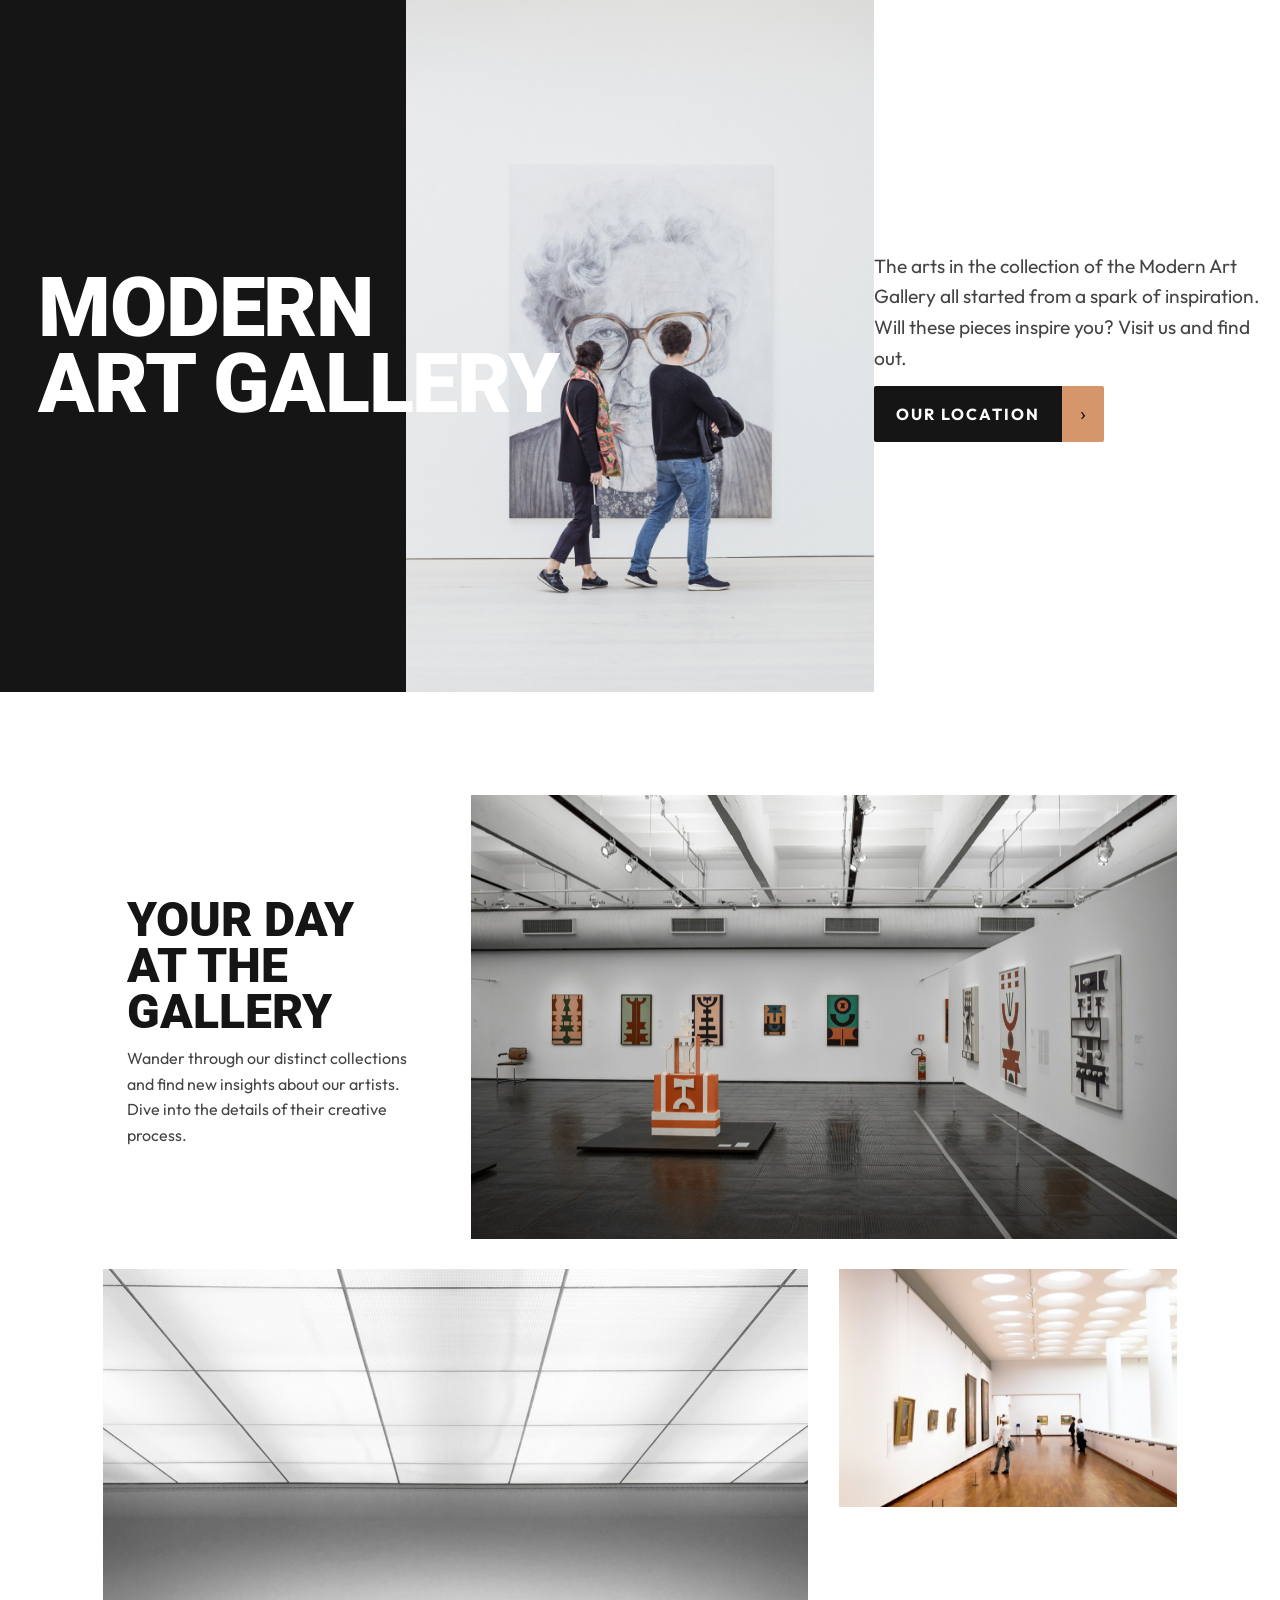
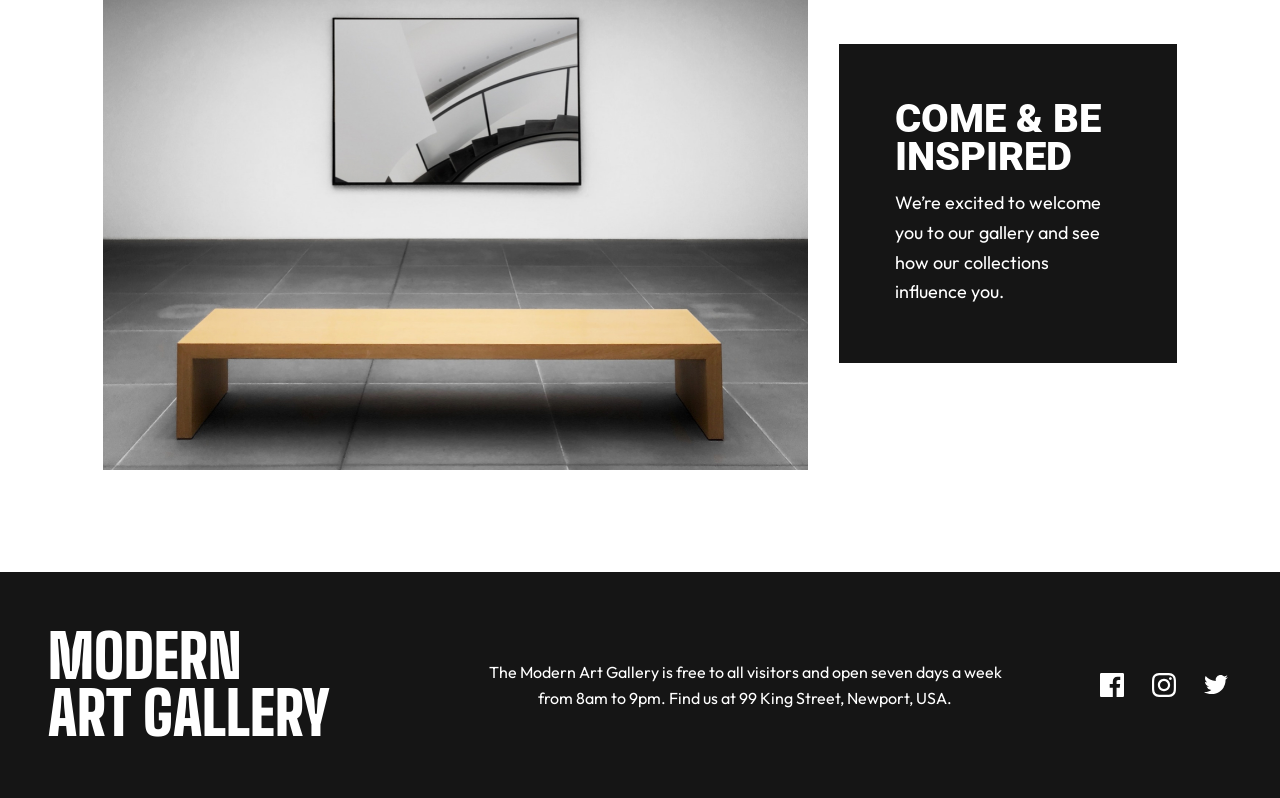
<file: index.html>
<!doctype html>
<html lang="es">
  <head>
    <meta charset="UTF-8" />
    <meta name="viewport" content="width=device-width, initial-scale=1.0" />
    <title>Modern Art Gallery</title>

    <link rel="stylesheet" href="css/style.css" />

    <link rel="preconnect" href="https://fonts.googleapis.com">
    <link rel="preconnect" href="https://fonts.gstatic.com" crossorigin>
    <link href="https://fonts.googleapis.com/css2?family=Big+Shoulders:opsz,wght@10..72,100..900&family=Outfit:wght@100..900&display=swap" rel="stylesheet">

  </head>
  <body>
    <div class="container">
    <header class="header">
      <figure class="header__image">
        <img src="img/foto-personas.jpg" alt="Visitantes contemplando obras en la galería">
      </figure>
      <div class="header__content">
        <h1 class="header__title"><span>MODERN</span><span>ART GALLERY</span></h1>
        <p class="header__desc">The arts in   the collection of the Modern Art Gallery all started from a spark of inspiration. Will these pieces inspire you? Visit us and find out.</p>
        <a href="location.html" class="btn btn--location" aria-label="Our location">
          <span class="btn__label">OUR LOCATION</span>
          <span class="btn__arrow" aria-hidden="true">›</span>
        </a>
      </div>
    </header>

    <main class="main">
      <section class="hero-principal">
        <figure class="hero-principal__image">
          <img src="img/galeria1.jpg" alt="Obra de arte expuesta en la galería">
        </figure>

        <div class="hero-principal__content">
          <h2 class="hero-principal__title"><span>YOUR DAY</span><span>AT THE GALLERY</span></h2>
          <p class="hero-principal__desc">Wander through our distinct collections and find new insights about our artists. Dive into the details of their creative process.</p>
        </div>

        <figure class="hero-principal__image2">
          <img src="img/galeria2.jpg" alt="Detalle de una obra de arte de la colección">
        </figure>

        <figure class="hero-principal__image">
          <img src="img/galeria3.jpg" alt="Espacio interior de la galería de arte">
        </figure>
      </section>

      <section class="hero-secundario">
        <div class="hero-secundario__content">
          <h2 class="hero-secundario__title"><span>COME & BE</span><span>INSPIRED</span></h2>
          <p>We’re excited to welcome you to our gallery and see how our collections influence you.</p>
        </div>
      </section>
    </main>
    </div>

    <footer class="footer">
      <div class="footer__inner">
        <p class="footer__title">MODERN<br>ART GALLERY</p>

        <p class="footer__desc">The Modern Art Gallery is free to all visitors and open seven days a week from 8am to 9pm. Find us at 99 King Street, Newport, USA.</p>

        <div class="footer__socials" aria-label="social links">
          <a href="#" class="social" aria-label="Facebook">
            <img src="img/icon-facebook.svg" alt="">
          </a>
          <a href="#" class="social" aria-label="Instagram">
            <img src="img/icon-instagram.svg" alt="">
          </a>
          <a href="#" class="social" aria-label="Twitter">
            <img src="img/icon-twitter.svg" alt="">
          </a>
        </div>
      </div>
    </footer>
    <script type="module" src="main.js"></script>
  </body>
</html>
</file>
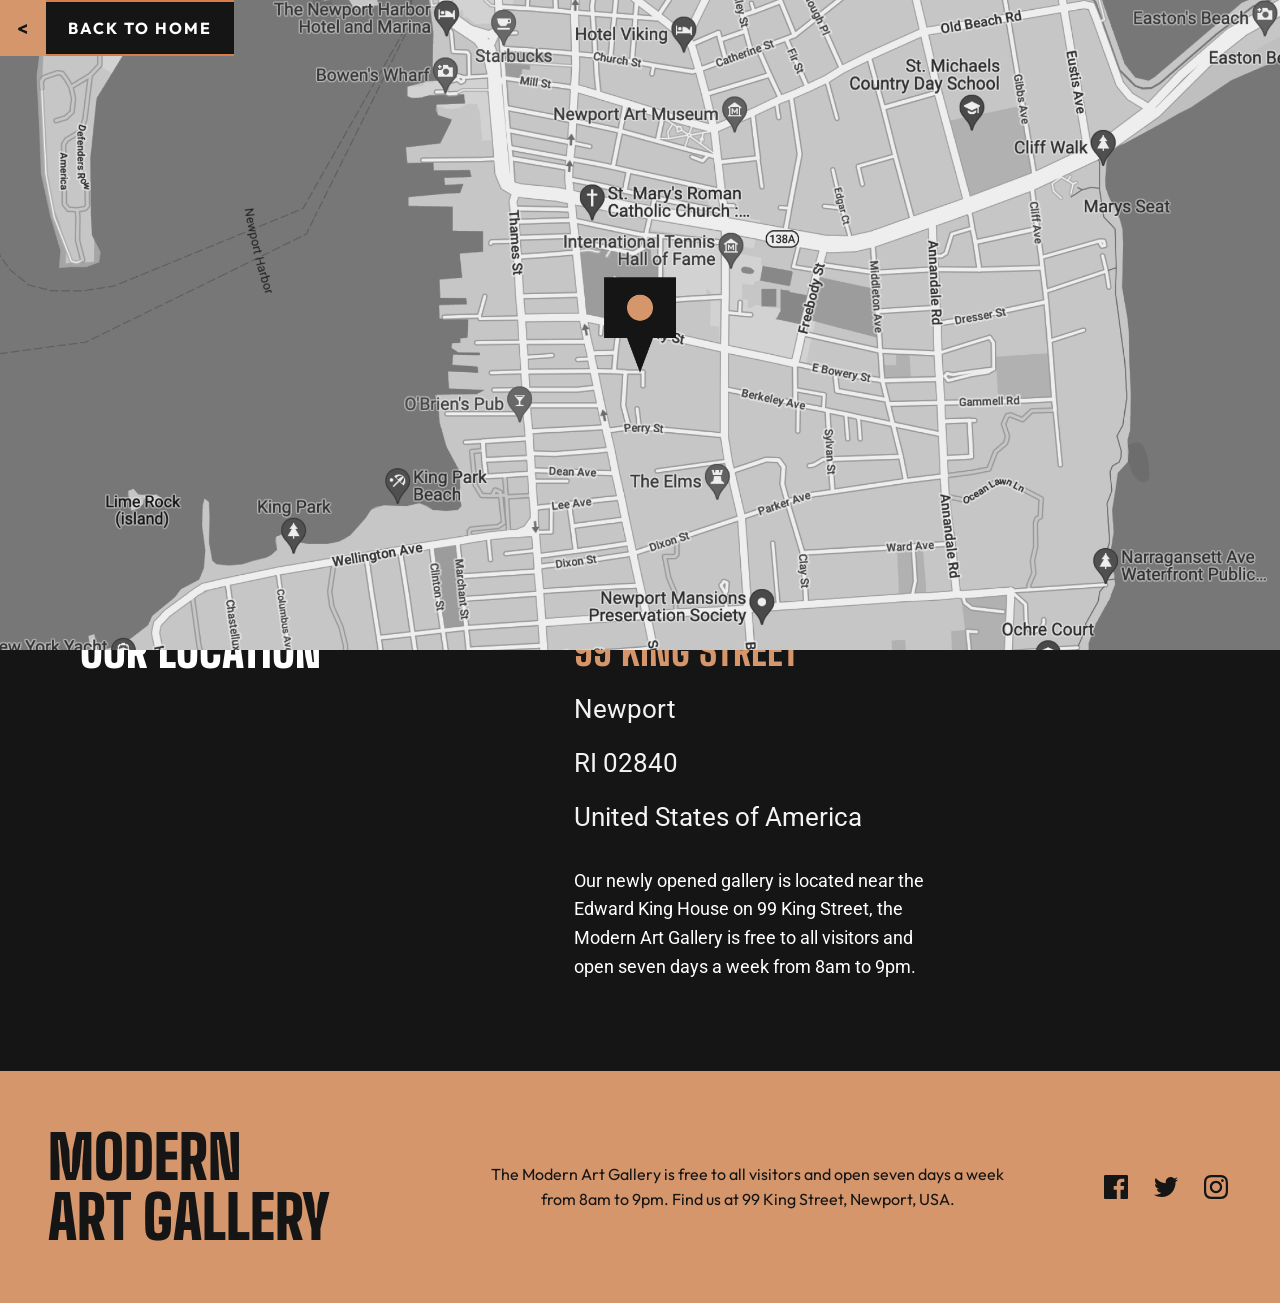
<file: location.html>
<!doctype html>
<html lang="es">
  <head>
    <meta charset="UTF-8" />
    <meta name="viewport" content="width=device-width, initial-scale=1.0" />
    <title>Modern Art Gallery</title>

    <link rel="stylesheet" href="css/style.css" />
    <link rel="preconnect" href="https://fonts.googleapis.com">
    <link rel="preconnect" href="https://fonts.gstatic.com" crossorigin>
    <link href="https://fonts.googleapis.com/css2?family=Big+Shoulders:opsz,wght@10..72,100..900&family=Outfit:wght@100..900&display=swap" rel="stylesheet">

  </head>

    <body class="page-location">
        <div class="container">
        <header class="header">
        <figure class="header__image">
            <img src="img/Maps.png" alt="Mapa ubicación galería">
        </figure>

        <div>
            <a href="index.html" class="btn btn-home" aria-label="Back to Home">
            <span class="btn__back">&lt;</span>
            <span class="btn__label">BACK TO HOME</span>
            </a>
        </div>
        </header>
    
        <main class="main">
            <div>
                <h1 class="hero__title">OUR LOCATION</h1>
                <section class="hero__divider">
                <h2>99 King Street</h2>
                <p class="hero__direction"><span>Newport</span><span>RI 02840</span><span>United States of America</span></p>
                <p class="hero__desc">Our newly opened gallery is located near the Edward King House on 99 King Street, the Modern Art Gallery is free to all visitors and open seven days a week from 8am to 9pm.</p>
                </section>
            </div>
        </main>
        <footer class="footer">
            <div class="footer__inner">
                <h1 class="footer__title">MODERN<br>ART GALLERY</h1>
                <p class="footer__desc">The Modern Art Gallery is free to all visitors and open seven days a week from 8am to 9pm. Find us at 99 King Street, Newport, USA.</p>

                <div class="footer__socials">
                    <a href="#" class="social" aria-label="Facebook">
                        <img src="img/icon-facebook-black.svg" alt="Icono Facebook">
                    </a>
                    <a href="#" class="social" aria-label="Twitter">
                        <img src="img/icon-twitter-black.svg" alt="Icono Twitter">
                    </a>
                    <a href="#" class="social" aria-label="Instagram">
                        <img src="img/icon-instagram-black.svg" alt="Icono Instagram">
                    </a>
                </div>
            </div>
        </footer>
    <script type="module" src="/main.js"></script>
    </body> 
</html>
</file>
<file: css/style.css>
@charset "UTF-8";
@import url(https://fonts.googleapis.com/css?family=Roboto:400,700);
* {
  padding: 0;
  margin: 0;
  box-sizing: border-box;
}

.footer {
  position: relative;
  left: 50%;
  right: 50%;
  margin-left: -50vw;
  margin-right: -50vw;
  width: 100vw;
  box-sizing: border-box;
  background: #151515;
  color: #FFFFFF;
  padding: 48px 18px;
  margin-top: 24px;
}
.footer__inner {
  max-width: 1000px;
  margin: 0 auto;
  padding: 0 18px;
  display: flex;
  flex-direction: column;
  gap: 28px;
}
.footer__title {
  font-family: "Big Shoulders", sans-serif;
  font-weight: 900;
  font-size: 48px;
  line-height: 0.95;
  text-transform: uppercase;
  margin: 0 0 24px 0;
  color: #FFFFFF;
}
.footer__desc {
  font-family: "Outfit", sans-serif;
  font-size: 18px;
  line-height: 1.8;
  color: #FFFFFF;
  max-width: 640px;
  margin: 0 0 28px 0;
}
.footer__socials {
  display: flex;
  gap: 32px;
}
.footer__socials .social img {
  width: 30px;
  height: auto;
  display: block;
  filter: none;
}

@media (min-width: 768px) {
  .footer__inner {
    padding: 20px 60px;
    width: 100%;
    max-width: none;
    display: grid;
    grid-template-columns: auto 1fr auto;
    gap: 50px;
    align-items: center;
  }
  .footer__title {
    justify-self: start;
    align-self: center;
    text-align: left;
  }
  .footer__desc {
    justify-self: center;
    align-self: center;
    max-width: 640px;
    text-align: center;
  }
  .footer__socials {
    justify-self: end;
    align-self: center;
    text-align: right;
  }
}
@media screen and (min-width: 1200px) {
  .footer__inner {
    padding: 20px 80px;
    width: 100%;
    max-width: none;
    display: grid;
    grid-template-columns: auto 1fr auto;
    gap: 50px;
    align-items: center;
  }
  .footer__title {
    font-size: 60px;
    justify-self: start;
    align-self: center;
    text-align: left;
  }
  .footer__desc {
    font-size: 20px;
    justify-self: center;
    align-self: center;
    max-width: 640px;
    text-align: center;
  }
  .footer__socials {
    justify-self: end;
    align-self: center;
    text-align: right;
  }
}
.header {
  padding-bottom: 16px;
}
.header__image img {
  width: 100%;
  height: 260px;
  object-fit: cover;
  object-position: center;
  display: block;
}
.header__content {
  padding: 16px;
}
.header__title {
  font-family: "Big Shoulders", sans-serif;
  font-weight: 900;
  text-transform: uppercase;
  line-height: 0.95;
  margin: 12px 0;
  font-size: 48px;
}
.header__title span {
  display: block;
}
.header__desc {
  font-family: "Outfit", sans-serif;
  color: #444444;
  font-size: 16px;
  max-width: 360px;
  margin-bottom: 20px;
  line-height: 1.5;
}
.header .btn--location {
  display: inline-flex;
  align-items: stretch;
  text-decoration: none;
  border-radius: 2px;
  overflow: hidden;
}
.header .btn--location .btn__label {
  background: #151515;
  color: #FFFFFF;
  padding: 16px 22px;
  letter-spacing: 2px;
  font-family: "Outfit", sans-serif;
  font-weight: 700;
  text-transform: uppercase;
  display: inline-flex;
  align-items: center;
}
.header .btn--location .btn__arrow {
  background: #D5966C;
  color: #151515;
  padding: 16px 18px;
  display: inline-flex;
  align-items: center;
  font-size: 20px;
}

@media (min-width: 768px) {
  .header {
    position: relative;
    padding-bottom: 0;
  }
  .header__image img {
    position: absolute;
    width: 65%;
    height: 100%;
    top: 0;
    left: 0;
    object-fit: cover;
    object-position: center;
    z-index: 1;
  }
  .header__content {
    position: absolute;
    top: 39%;
    right: 0;
    transform: translateY(-50%);
    width: 420px;
    padding: 64px;
    z-index: 2;
  }
  .header__title {
    font-size: 64px;
  }
  .header__desc {
    font-size: 18px;
  }
}
@media (min-width: 1200px) {
  .container {
    max-width: 2400px;
    margin: 0 auto;
  }
  .header {
    display: grid;
    grid-template-columns: 1fr 1.2fr 1fr;
    align-items: center;
    min-height: 80vh;
  }
  .header::before {
    content: "";
    position: absolute;
    inset: 0;
    background-color: #151515;
    grid-column: 1/2;
    z-index: 0;
  }
  .header__image {
    grid-column: 2/3;
  }
  .header__image img {
    grid-column: 2/3;
    width: 100%;
    height: auto;
    object-fit: cover;
    object-position: center;
    z-index: 1;
  }
  .header__content {
    display: contents;
    background-color: #FFFFFF;
  }
  .header__title {
    grid-column: 1/2;
    color: #FFFFFF;
    background-color: #151515;
    padding: 1rem 2rem;
    font-size: 6rem;
    line-height: 1;
    z-index: 2;
  }
  .header__desc {
    grid-column: 3/4;
    margin: 2rem 0;
    position: relative;
    top: 25%;
    font-size: 2rem;
    transform: translateY(-60%);
    background-color: #FFFFFF;
    z-index: 2;
  }
  .btn--location {
    grid-column: 3/4;
    position: relative;
    top: -70%;
  }
}
.main {
  padding: 18px;
  padding-bottom: 16px;
}
.main .hero-principal {
  display: block;
}
.main .hero-principal__image {
  margin-bottom: 18px;
}
.main .hero-principal__image img {
  width: 100%;
  height: 260px;
  display: block;
  object-fit: cover;
}
.main .hero-principal__image2 {
  margin-bottom: 18px;
}
.main .hero-principal__image2 img {
  width: 394px;
  height: 110%;
  display: block;
  object-fit: cover;
}
.main .hero-principal__content {
  margin-bottom: 12px;
}
.main .hero-principal__content .hero-principal__title, .main .hero-principal__content .hero-principal__desc {
  display: block;
}
.main .hero-principal__content .hero-principal__title {
  font-family: "Big Shoulders", sans-serif;
  font-weight: 900;
  font-size: 48px;
  line-height: 0.95;
  text-transform: uppercase;
  margin: 12px 0 12px;
  max-width: 320px;
}
.main .hero-principal__content .hero-principal__title span {
  display: block;
}
.main .hero-principal__content .hero-principal__desc {
  font-family: "Outfit", sans-serif;
  color: #444444;
  font-size: 16px;
  max-width: 360px;
  line-height: 1.6;
}
.main .hero-principal__image--small {
  margin-bottom: 18px;
}
.main .hero-principal__image--small img {
  width: 100%;
  height: 260px;
  object-fit: cover;
  display: block;
}
.main .hero-secundario {
  background: #151515;
  color: #FFFFFF;
  padding: 28px 18px;
  margin-top: 18px;
}
.main .hero-secundario__content .hero-secundario__title {
  font-family: "Big Shoulders", sans-serif;
  font-weight: 900;
  font-size: 48px;
  line-height: 0.95;
  text-transform: uppercase;
  margin: 0 0 12px;
  max-width: 320px;
}
.main .hero-secundario__content .hero-secundario__title span {
  display: block;
}
.main .hero-secundario__content p {
  font-family: "Outfit", sans-serif;
  color: #FFFFFF;
  max-width: 320px;
  font-size: 16px;
  line-height: 1.6;
}

.main {
  max-width: 1100px;
  margin: 0 auto;
}
@media (min-width: 768px) {
  .main {
    display: grid;
    grid-template-columns: repeat(3, 1fr);
    grid-template-rows: auto;
    gap: 10px;
    align-items: start;
  }
  .main .hero-principal {
    display: contents;
    background-color: #FFFFFF;
  }
  .main .hero-principal__content {
    grid-column: 1/2;
    grid-row: 1/2;
    padding-top: 40px;
    color: #151515;
  }
  .main .hero-principal__content h1 span {
    display: block;
    font-weight: 900;
    font-size: 2.5rem;
    line-height: 1;
  }
  .main .hero-principal__image:first-of-type {
    grid-column: 2/4;
    grid-row: 1/2;
  }
  .main .hero-principal__image2 {
    grid-column: 1/2;
    grid-row: 2/4;
  }
  .main .hero-principal__image:last-of-type {
    grid-column: 2/4;
    grid-row: 2/3;
  }
  .main .hero-secundario {
    grid-column: 2/4;
    grid-row: 3/4;
    background-color: #151515;
    color: #FFFFFF;
    padding: 40px;
    height: 100%;
    display: flex;
    flex-direction: column;
    justify-content: center;
  }
  .main .hero-secundario__title span {
    display: block;
    font-size: 2.5rem;
    font-weight: 900;
  }
}

img {
  width: 100%;
  height: 100%;
  object-fit: cover;
  display: block;
}

@media (min-width: 1024px) {
  .main {
    padding: 32px 0;
    max-width: 1200px;
  }
  .hero-principal {
    display: grid;
    grid-template-columns: 1fr 1fr;
    grid-template-rows: auto auto;
    gap: 2rem;
    margin-top: 8rem;
  }
  .hero-principal__content {
    grid-column: 1/2;
    align-self: center;
  }
  .hero-principal__title {
    font-size: 3rem;
    line-height: 1.1;
  }
  .hero-principal__desc {
    max-width: 400px;
    margin-top: 1.5rem;
  }
  .hero-principal__image {
    grid-column: 2/3;
  }
  .hero-principal__image2 {
    grid-column: 1/2;
  }
  .hero-principal img {
    width: 100%;
    height: 100%;
    object-fit: cover;
  }
  /* ===== HERO SECUNDARIO ===== */
  .hero-secundario {
    margin-top: 8rem;
    background-color: #000;
    color: #fff;
    padding: 4rem;
    max-width: 400px;
  }
  .hero-secundario__title {
    font-size: 2.5rem;
    line-height: 1.1;
  }
  .hero-secundario p {
    margin-top: 1.5rem;
    font-size: 1rem;
  }
}
.page-location header.header {
  position: relative;
  left: 50%;
  right: 50%;
  margin-left: -50vw;
  margin-right: -50vw;
  width: 100vw;
  box-sizing: border-box;
  margin-bottom: 0;
  background: #151515;
}
.page-location header.header .btn-home {
  position: absolute;
  top: 0;
  left: 0;
  z-index: 40;
  display: inline-flex;
  align-items: center;
  text-decoration: none;
  overflow: hidden;
}
.page-location header.header .btn__back {
  background: #D5966C;
  color: #151515;
  padding: 16px 18px;
  display: inline-flex;
  align-items: center;
  font-size: 20px;
}
.page-location header.header .btn__label {
  background: #151515;
  color: #FFFFFF;
  padding: 16px 22px;
  letter-spacing: 2px;
  font-family: "Outfit", sans-serif;
  font-weight: 700;
  text-transform: uppercase;
  display: inline-flex;
  align-items: center;
}
.page-location header.header .header__image img {
  width: 100%;
  height: 650px;
  display: block;
  object-fit: cover;
  object-position: center;
  z-index: 1;
}

@media (min-width: 768px) {
  .page-location body {
    margin: 0;
  }
  .page-location .header {
    position: relative;
    height: 60vh;
  }
  .page-location .header__image {
    width: 100%;
    height: 100%;
  }
  .page-location .header__image img {
    width: 100%;
    height: 100%;
    object-fit: cover;
  }
  .page-location .btn-home {
    position: absolute;
    top: 0;
    left: 0;
    background-color: #d87d4a;
    color: #fff;
    text-decoration: none;
    display: flex;
    align-items: center;
    font-weight: bold;
  }
}
@media (min-width: 1200px) {
  .page-location {
    background-color: #151515;
    color: #FFFFFF;
  }
  .header {
    position: relative;
    width: 100%;
  }
  .header__image img {
    width: 100%;
    height: 1100px;
    display: block;
    object-fit: cover;
    object-position: center;
  }
  .btn-home {
    position: absolute;
    top: 0;
    left: 0;
    display: flex;
    text-decoration: none;
    font-weight: bold;
    transition: all 0.3s ease;
  }
  .btn-home .btn__back {
    background-color: #D5966C;
    color: #FFFFFF;
    padding: 25px 30px;
    display: flex;
    align-items: center;
    justify-content: center;
  }
  .btn-home .btn__label {
    background-color: #151515;
    color: #FFFFFF;
    padding: 25px 35px;
    display: flex;
    align-items: center;
    letter-spacing: 3px;
  }
  .btn-home:hover .btn__back {
    background-color: #151515;
  }
  .btn-home:hover .btn__label {
    background-color: #D5966C;
  }
}
.page-location .main {
  position: relative;
  left: 50%;
  right: 50%;
  top: 0;
  margin-left: -50vw;
  margin-right: -50vw;
  width: 100vw;
  height: 500px;
  box-sizing: border-box;
  padding: 32px 18px;
  background: #151515;
  color: #FFFFFF;
  margin-top: 0;
  gap: 24px;
  display: flex;
}
.page-location .main .hero__title {
  font-family: "Big Shoulders", sans-serif;
  font-weight: 900;
  font-size: 45px;
  line-height: 0.95;
  text-transform: uppercase;
  margin: 0 0 8px 0;
  color: #FFFFFF;
}
.page-location .main h2 {
  color: #D5966C;
  font-family: "Big Shoulders", sans-serif;
  font-size: 36px;
  margin-top: 15px;
}
.page-location .main .hero__direction span {
  display: block;
  color: #FFFFFF;
  opacity: 0.95;
  margin-top: 15px;
  font-size: 26px;
}
.page-location .main .hero__desc {
  color: #FFFFFF;
  font-size: 18px;
  max-width: 360px;
  margin-top: 30px;
  line-height: 1.6;
}

@media (min-width: 768px) {
  .page-location .main {
    background-color: #151515;
    color: #ffffff;
    padding: 3rem 2rem;
    align-items: start;
  }
  .page-location .main div {
    display: grid;
    grid-template-columns: minmax(0, 1fr) minmax(0, 2fr);
    gap: 4rem;
  }
  .page-location .hero__title {
    grid-column: 1;
    font-size: 3rem;
    grid-template-rows: auto auto;
    margin-bottom: 0;
  }
  .page-location .hero__divider {
    grid-column: 2;
  }
  .page-location .hero__divider h2 {
    font-size: 2.5rem;
    color: #d87d4a;
    margin-bottom: 1rem;
  }
  .page-location .hero__direction span {
    display: block;
    line-height: 1.5;
  }
  .page-location .hero__desc {
    margin-top: 1.5rem;
    line-height: 1.6;
  }
}
@media (min-width: 1200px) {
  .page-location .main {
    background-color: #151515;
    width: 100%;
    display: flex;
    justify-content: center;
    padding: 80px 0;
  }
  .page-location .main > div {
    display: grid;
    grid-template-columns: 1fr 1.5fr;
    gap: 80px;
    width: 100%;
    max-width: 1110px;
    margin: 0 auto;
  }
  .hero__title {
    font-size: 4.5rem;
    line-height: 0.9;
    font-weight: 900;
    text-transform: uppercase;
    color: #FFFFFF;
  }
  .hero__divider h2 {
    color: #D5966C;
    text-transform: uppercase;
    font-size: 2.2rem;
    margin-top: 0;
  }
  .hero__direction span {
    display: block;
    font-size: 1.2rem;
    line-height: 1.6;
  }
  .hero__desc {
    color: #444444;
    line-height: 1.8;
    font-size: 1.1rem;
  }
}
.page-location .footer {
  background: #D5966C;
  color: #151515;
  padding: 24px 24px;
  margin-top: 0;
  height: 350px;
}
.page-location .footer__title {
  color: #151515;
  font-size: 45px;
  margin-bottom: 8px;
  text-transform: uppercase;
  font-weight: 900;
  line-height: 1.5;
}
.page-location .footer__desc {
  color: #151515;
  font-size: 18px;
  font-family: "Outfit", sans-serif;
  max-width: 360px;
  line-height: 1.1;
  margin-top: 30px;
  margin-bottom: 30px;
}
.page-location .footer__socials {
  margin-top: 12px;
  background: transparent;
  padding: 0;
  display: flex;
  justify-content: flex-start;
  gap: 18px;
  align-items: center;
}
.page-location .footer__socials .social img {
  width: 22px;
  height: auto;
  display: block;
  filter: none;
}
@media (min-width: 768px) {
  .page-location .footer {
    padding: 20px 20px;
    display: grid;
    grid-template-columns: 1fr 1fr 1fr;
    justify-content: center;
    align-content: center;
    gap: 30px;
  }
  .page-location .footer__title {
    font-size: 60px;
    width: auto;
    margin-right: auto;
  }
  .page-location .footer__socials {
    justify-content: flex-end;
    align-content: end;
  }
}
@media screen and (min-width: 1200px) {
  .page-location .footer {
    padding: 20px 24px;
    display: grid;
    grid-template-columns: 1fr 1fr 1fr;
    justify-content: center;
    align-content: center;
    gap: 30px;
  }
  .page-location .footer__title {
    padding: 20px 80px;
    font-size: 60px;
    width: auto;
    margin-right: auto;
  }
  .page-location .footer__socials {
    padding: 20px 80px;
    justify-content: flex-end;
    align-content: end;
  }
}

html * {
  font-family: "Roboto", sans-serif;
}

body {
  overflow-x: hidden;
}

/* =========================================================
   Responsive fixes + hover states
   Este archivo se importa al final para prevalecer sobre
   reglas anteriores sin destruir la estructura original.
   ========================================================= */
:root {
  color-scheme: light;
  --gallery-black: #151515;
  --gallery-white: #fff;
  --gallery-gray: #444;
  --gallery-gold: #d5966c;
}

html {
  width: 100%;
  scroll-behavior: smooth;
}

*,
*::before,
*::after {
  box-sizing: border-box;
}

body {
  width: 100%;
  min-width: 320px;
  margin: 0;
  overflow-x: clip;
}

.container {
  width: 100%;
  max-width: 1600px;
  margin-inline: auto;
}

figure {
  margin: 0;
  min-width: 0;
}

img,
picture,
video,
svg {
  max-width: 100%;
}

img {
  display: block;
}

.header,
.main,
.footer,
.footer__inner,
.hero-principal,
.hero-principal > *,
.hero-secundario,
.page-location .main,
.page-location .main > *,
.page-location .footer,
.page-location .footer__inner {
  min-width: 0;
}

.header__title,
.hero-principal__title,
.hero-secundario__title,
.footer__title {
  overflow-wrap: normal;
  word-break: normal;
}

.header__desc,
.hero-principal__desc,
.hero-secundario p,
.footer__desc,
.page-location .hero__desc {
  overflow-wrap: anywhere;
}

/* HOME — mobile first */
.header {
  display: grid;
  grid-template-columns: minmax(0, 1fr);
  gap: 0;
  position: relative;
  padding: 0;
  min-height: 0;
  isolation: isolate;
}

.header__image {
  min-width: 0;
  width: 100%;
}

.header__image img {
  position: static;
  width: 100%;
  height: clamp(240px, 72vw, 420px);
  object-fit: cover;
  object-position: center;
}

.header__content {
  position: static;
  width: auto;
  padding: clamp(20px, 5vw, 36px);
  transform: none;
  z-index: 1;
}

.header__title {
  margin: 0 0 20px;
  font-size: clamp(2.8rem, 11vw, 4rem);
  line-height: 0.92;
  letter-spacing: -0.015em;
}

.header__desc {
  max-width: 42ch;
  font-size: clamp(1rem, 2.2vw, 1.125rem);
  line-height: 1.6;
  margin: 0 0 24px;
}

.header .btn--location,
.btn-home {
  max-width: 100%;
  min-height: 56px;
}

.header .btn--location .btn__label,
.header .btn--location .btn__arrow,
.btn-home .btn__label,
.btn-home .btn__back {
  display: inline-flex;
  align-items: center;
  justify-content: center;
}

/* Home gallery */
.main {
  width: 100%;
  max-width: 1200px;
  margin-inline: auto;
  padding: clamp(20px, 5vw, 48px);
}

.main .hero-principal {
  display: grid;
  grid-template-columns: minmax(0, 1fr);
  grid-template-areas: "image1" "content" "image2" "image3";
  gap: clamp(16px, 3vw, 28px);
  align-items: stretch;
  margin: 0;
}

.main .hero-principal__image,
.main .hero-principal__image2 {
  min-width: 0;
  width: 100%;
  margin: 0;
  overflow: hidden;
}

.main .hero-principal__image:first-of-type {
  grid-area: image1;
}

.main .hero-principal__content {
  grid-area: content;
  margin: 0;
  padding: clamp(8px, 2vw, 24px) 0;
  align-self: center;
}

.main .hero-principal__image2 {
  grid-area: image2;
}

.main .hero-principal__image:last-of-type {
  grid-area: image3;
}

.main .hero-principal__image img,
.main .hero-principal__image2 img {
  width: 100%;
  height: auto;
  aspect-ratio: 4/3;
  object-fit: cover;
  object-position: center;
}

.main .hero-principal__title,
.main .hero-secundario__title {
  max-width: 12ch;
  margin: 0 0 18px;
  font-size: clamp(2.5rem, 8vw, 3.5rem);
  line-height: 0.95;
  text-wrap: balance;
}

.main .hero-principal__desc {
  max-width: 42ch;
  margin: 0;
  font-size: clamp(1rem, 2.2vw, 1.125rem);
  line-height: 1.65;
}

.main .hero-secundario {
  width: 100%;
  height: auto;
  min-height: 0;
  margin: clamp(20px, 4vw, 40px) 0 0;
  padding: clamp(28px, 6vw, 56px);
  display: flex;
  flex-direction: column;
  justify-content: center;
}

.main .hero-secundario__content {
  width: 100%;
  max-width: 42rem;
}

.main .hero-secundario__title {
  max-width: 11ch;
}

.main .hero-secundario p {
  max-width: 42ch;
  margin: 0;
  font-size: clamp(1rem, 2.2vw, 1.125rem);
  line-height: 1.65;
}

/* Footer home */
.footer {
  position: static;
  width: 100%;
  margin: 0;
  padding: clamp(28px, 5vw, 56px) clamp(20px, 5vw, 48px);
  background: var(--gallery-black);
  color: var(--gallery-white);
}

.footer__inner {
  width: 100%;
  max-width: 1200px;
  margin-inline: auto;
  padding: 0;
  display: grid;
  grid-template-columns: minmax(0, 1fr);
  gap: 24px;
  align-items: start;
}

.footer__title {
  margin: 0;
  font-size: clamp(2.4rem, 7vw, 3.75rem);
  line-height: 0.95;
}

.footer__desc {
  max-width: 48ch;
  margin: 0;
  font-size: 1rem;
  line-height: 1.65;
}

.footer__socials {
  display: flex;
  flex-wrap: wrap;
  align-items: center;
  gap: 20px;
  margin: 0;
}

.footer__socials .social {
  display: inline-flex;
  align-items: center;
  justify-content: center;
  min-width: 32px;
  min-height: 32px;
}

.footer__socials .social img {
  width: 24px;
  height: 24px;
  object-fit: contain;
}

/* LOCATION page */
.page-location {
  width: 100%;
  overflow-x: clip;
  background: var(--gallery-white);
}

.page-location .header {
  position: relative;
  display: block;
  width: 100%;
  min-height: 0;
  margin: 0;
  padding: 0;
  background: var(--gallery-black);
}

.page-location header.header {
  left: auto;
  right: auto;
  width: 100%;
  box-sizing: border-box;
  margin-left: 0;
  margin-right: 0;
}

.page-location header.header::before {
  display: none;
}

.page-location .header__image {
  width: 100%;
  height: auto;
}

.page-location .header__image img {
  position: static;
  width: 100%;
  height: clamp(280px, 70vw, 560px);
  object-fit: cover;
  object-position: center;
}

.page-location .btn-home {
  position: absolute;
  top: 0;
  left: clamp(12px, 4vw, 40px);
  z-index: 5;
  display: inline-flex;
  align-items: stretch;
  text-decoration: none;
  overflow: hidden;
}

.page-location .main {
  position: static;
  width: 100%;
  max-width: none;
  height: auto;
  min-height: 0;
  margin: 0;
  padding: clamp(28px, 6vw, 72px) clamp(20px, 6vw, 48px);
  display: block;
  background: var(--gallery-black);
  color: var(--gallery-white);
}

.page-location .main > div {
  display: grid;
  grid-template-columns: minmax(0, 1fr);
  gap: 28px;
  width: 100%;
  max-width: 1120px;
  margin-inline: auto;
}

.page-location .hero__title {
  margin: 0;
  font-size: clamp(2.6rem, 9vw, 4.5rem);
  line-height: 0.95;
  font-family: var(--primary-font, "Big Shoulders", sans-serif);
  text-transform: uppercase;
  overflow-wrap: normal;
}

.page-location .hero__divider h2 {
  margin: 0 0 18px;
  color: var(--gallery-gold);
  font-size: clamp(1.8rem, 5vw, 2.5rem);
  line-height: 1.05;
}

.page-location .hero__direction span {
  display: block;
  margin-top: 12px;
  font-size: clamp(1rem, 2.3vw, 1.25rem);
  line-height: 1.5;
}

.page-location .hero__desc {
  max-width: 62ch;
  margin: 24px 0 0;
  font-size: 1rem;
  line-height: 1.7;
  color: #ddd;
}

.page-location .footer {
  position: static;
  display: block;
  width: 100%;
  height: auto;
  min-height: 0;
  margin: 0;
  padding: clamp(28px, 5vw, 56px) clamp(20px, 5vw, 48px);
  background: var(--gallery-gold);
  color: var(--gallery-black);
}

.page-location .footer__inner {
  width: 100%;
  max-width: 1200px;
  margin-inline: auto;
  padding: 0;
  display: grid;
  grid-template-columns: minmax(0, 1fr);
  gap: 24px;
  align-items: start;
}

.page-location .footer__title {
  margin: 0;
  padding: 0;
  color: var(--gallery-black);
  font-size: clamp(2.4rem, 7vw, 3.75rem);
  line-height: 1;
}

.page-location .footer__desc {
  max-width: 48ch;
  margin: 0;
  color: var(--gallery-black);
  font-size: 1rem;
  line-height: 1.6;
}

.page-location .footer__socials {
  display: flex;
  flex-wrap: wrap;
  gap: 18px;
  margin: 0;
  padding: 0;
}

.page-location .footer__socials .social img {
  width: 24px;
  height: 24px;
  object-fit: contain;
}

/* Hover + focus: suave y usable con teclado */
.header .btn--location,
.page-location .btn-home,
.footer__socials .social {
  transition: transform 220ms ease, opacity 220ms ease;
}

.header .btn--location .btn__label,
.header .btn--location .btn__arrow,
.page-location .btn-home .btn__label,
.page-location .btn-home .btn__back {
  transition: color 220ms ease, background-color 220ms ease;
}

.header .btn--location:hover .btn__label,
.header .btn--location:focus-visible .btn__label {
  background: var(--gallery-gold);
  color: var(--gallery-black);
}

.header .btn--location:hover .btn__arrow,
.header .btn--location:focus-visible .btn__arrow {
  background: var(--gallery-black);
  color: var(--gallery-white);
}

.page-location .btn-home:hover .btn__back,
.page-location .btn-home:focus-visible .btn__back {
  background: var(--gallery-black);
  color: var(--gallery-white);
}

.page-location .btn-home:hover .btn__label,
.page-location .btn-home:focus-visible .btn__label {
  background: var(--gallery-gold);
  color: var(--gallery-black);
}

.footer__socials .social:hover,
.footer__socials .social:focus-visible {
  transform: translateY(-3px);
  opacity: 0.72;
}

a:focus-visible {
  outline: 3px solid var(--gallery-gold);
  outline-offset: 4px;
}

@media (hover: hover) and (pointer: fine) {
  .main .hero-principal__image img,
  .main .hero-principal__image2 img {
    transition: transform 350ms ease;
  }
  .main .hero-principal__image:hover img,
  .main .hero-principal__image2:hover img {
    transform: scale(1.035);
  }
}
/* Tablet */
@media (min-width: 700px) {
  .header {
    grid-template-columns: minmax(0, 1.05fr) minmax(0, 0.95fr);
    align-items: stretch;
  }
  .header__image,
  .header__image img {
    height: 100%;
    min-height: 480px;
  }
  .header__image img {
    object-fit: cover;
  }
  .header__content {
    align-self: center;
    padding: clamp(28px, 5vw, 64px);
  }
  .header__title {
    font-size: clamp(3.1rem, 6vw, 5rem);
  }
  .main .hero-principal {
    grid-template-columns: repeat(2, minmax(0, 1fr));
    grid-template-areas: "content image1" "image2 image3";
    gap: clamp(20px, 3vw, 32px);
  }
  .main .hero-principal__image img,
  .main .hero-principal__image2 img {
    height: 100%;
    min-height: 240px;
    aspect-ratio: auto;
  }
  .main .hero-principal__content {
    padding: clamp(8px, 2vw, 24px);
  }
  .main .hero-principal__title {
    font-size: clamp(2.4rem, 4.6vw, 3.5rem);
  }
  .main .hero-secundario {
    min-height: 280px;
  }
  .footer__inner,
  .page-location .footer__inner {
    grid-template-columns: minmax(140px, 0.8fr) minmax(0, 1.4fr) auto;
    gap: clamp(20px, 4vw, 48px);
    align-items: center;
  }
  .page-location .main > div {
    grid-template-columns: minmax(0, 1fr) minmax(0, 1.5fr);
    gap: clamp(32px, 6vw, 80px);
  }
  .page-location .header__image img {
    height: clamp(400px, 58vw, 680px);
  }
}
/* Desktop */
@media (min-width: 1100px) {
  .header {
    grid-template-columns: minmax(0, 1fr) minmax(0, 1.15fr) minmax(0, 1fr);
    grid-template-rows: minmax(0, 1fr) auto auto minmax(0, 1fr);
    min-height: 650px;
    background: var(--gallery-white);
  }
  .header::before {
    content: "";
    position: absolute;
    inset: 0 auto 0 0;
    grid-column: 1/-1;
    width: 33.333%;
    background: var(--gallery-black);
    z-index: 0;
  }
  .header__image {
    grid-column: 2;
    grid-row: 1/-1;
    z-index: 1;
  }
  .header__image,
  .header__image img {
    min-height: 650px;
    height: 100%;
  }
  .header__content {
    display: contents;
  }
  .header__title {
    grid-column: 1;
    grid-row: 1/-1;
    width: max-content;
    max-width: none;
    margin: 0;
    padding: 0 0 0 clamp(16px, 3vw, 48px);
    background: transparent;
    color: var(--gallery-white);
    font-size: clamp(4rem, 6.5vw, 6.5rem);
    align-self: center;
    position: relative;
    z-index: 2;
  }
  .header__desc {
    grid-column: 3;
    grid-row: 2;
    align-self: end;
    max-width: 30ch;
    margin: 0 0 12px;
    font-size: clamp(1.05rem, 1.5vw, 1.35rem);
    top: auto;
    transform: none;
  }
  .header .btn--location {
    grid-column: 3;
    grid-row: 3;
    align-self: start;
    justify-self: start;
    margin: 0;
    position: static;
    top: auto;
  }
  .main {
    display: grid;
    grid-template-columns: repeat(3, minmax(0, 1fr));
    grid-template-rows: auto auto;
    gap: clamp(20px, 3vw, 30px);
    padding-block: clamp(56px, 8vw, 120px);
    max-width: 1170px;
  }
  .main .hero-principal {
    display: contents;
  }
  .main .hero-principal__content {
    grid-column: 1;
    grid-row: 1;
  }
  .main .hero-principal__image:first-of-type {
    grid-column: 2/4;
    grid-row: 1;
  }
  .main .hero-principal__image2 {
    grid-column: 1/3;
    grid-row: 2/4;
  }
  .main .hero-principal__image:last-of-type {
    grid-column: 3;
    grid-row: 2;
  }
  .main .hero-principal__image img,
  .main .hero-principal__image2 img {
    height: 100%;
    min-height: 0;
    aspect-ratio: auto;
  }
  .main .hero-secundario {
    grid-column: 3;
    grid-row: 3;
    min-height: 0;
    margin: 0;
  }
  .main .hero-principal__title {
    font-size: clamp(3rem, 4.2vw, 4.5rem);
  }
  .main .hero-secundario__title {
    font-size: clamp(2.5rem, 3.5vw, 3.5rem);
  }
  .page-location .main {
    padding-block: clamp(56px, 7vw, 96px);
  }
}
@media (prefers-reduced-motion: reduce) {
  html {
    scroll-behavior: auto;
  }
  *,
  *::before,
  *::after {
    animation-duration: 0.01ms !important;
    animation-iteration-count: 1 !important;
    transition-duration: 0.01ms !important;
    scroll-behavior: auto !important;
  }
}

/*# sourceMappingURL=style.css.map */
</file>
